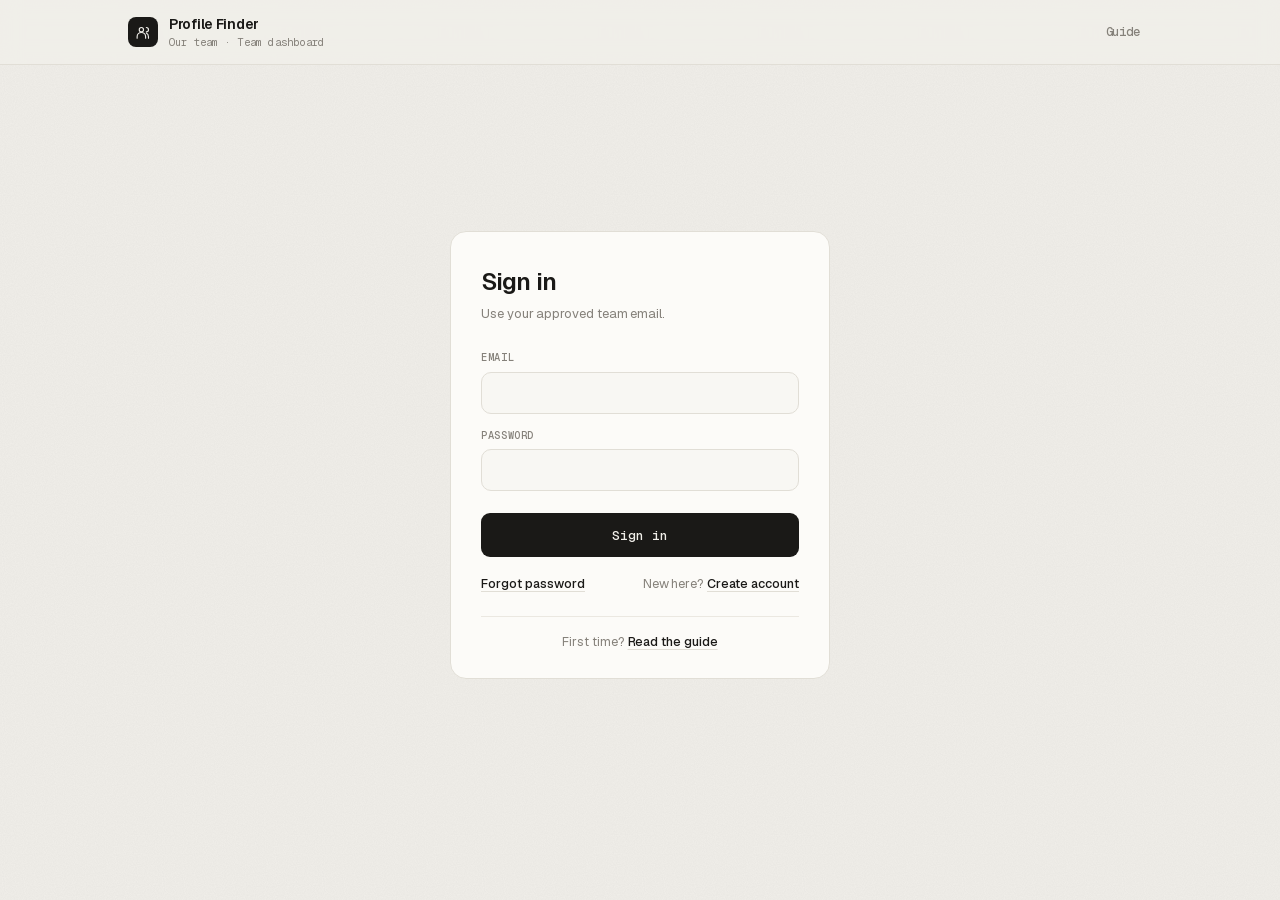
<file: index.html>
<!DOCTYPE html>
<html lang="en">
<head>
<meta charset="utf-8">
<meta name="viewport" content="width=device-width, initial-scale=1, viewport-fit=cover">
<meta http-equiv="Content-Security-Policy" content="default-src 'self'; script-src 'self'; style-src 'self'; img-src 'self' data:; connect-src https:; worker-src 'self'; manifest-src 'self'; base-uri 'none'; form-action 'none'; object-src 'none'">
<meta name="referrer" content="no-referrer">
<meta name="theme-color" content="#f1efea">
<meta name="color-scheme" content="light">
<meta name="description" content="Your team’s profile list with one-click LinkedIn connect.">
<meta name="application-name" content="Profiles">
<meta name="apple-mobile-web-app-capable" content="yes">
<meta name="mobile-web-app-capable" content="yes">
<meta name="apple-mobile-web-app-title" content="Profiles">
<meta name="apple-mobile-web-app-status-bar-style" content="default">
<title>Profile Finder</title>
<link rel="manifest" href="manifest.webmanifest">
<link rel="icon" href="icons/icon.svg" type="image/svg+xml">
<link rel="icon" href="icons/icon-192.png" sizes="192x192" type="image/png">
<link rel="apple-touch-icon" href="icons/apple-touch-icon.png">
<link rel="preload" href="fonts/geist-latin.woff2" as="font" type="font/woff2" crossorigin>
<link rel="preload" href="fonts/geist-mono-latin.woff2" as="font" type="font/woff2" crossorigin>
<link rel="stylesheet" href="styles.css">
</head>
<body>
<svg aria-hidden="true" class="sprite" xmlns="http://www.w3.org/2000/svg">
  <symbol id="icon-people" viewBox="0 0 24 24"><circle cx="9" cy="8" r="3"/><path d="M3 20v-2a6 6 0 0 1 12 0v2M16 5a3 3 0 0 1 0 6m3 9v-2a6 6 0 0 0-3-5.2"/></symbol>
  <symbol id="icon-search" viewBox="0 0 24 24"><circle cx="10.5" cy="10.5" r="6.5"/><path d="m16 16 4.5 4.5"/></symbol>
  <symbol id="icon-arrow" viewBox="0 0 24 24"><path d="M7 17 17 7M7 7h10v10"/></symbol>
  <symbol id="icon-close" viewBox="0 0 24 24"><path d="m6 6 12 12M6 18 18 6"/></symbol>
  <symbol id="icon-info" viewBox="0 0 24 24"><circle cx="12" cy="12" r="9"/><path d="M12 11v6m0-10v.1"/></symbol>
  <symbol id="icon-download" viewBox="0 0 24 24"><path d="M12 4v11m-4.5-4.5L12 15l4.5-4.5M5 19h14"/></symbol>
  <symbol id="icon-refresh" viewBox="0 0 24 24"><path d="M20 11a8 8 0 1 0-2.3 5.7M20 4v7h-7"/></symbol>
</svg>

<header class="site-header">
  <div class="header-inner">
    <div class="brand">
      <span class="brand-mark"><svg aria-hidden="true"><use href="#icon-people"/></svg></span>
      <div><span class="brand-name">Profile Finder</span><span class="brand-caption" id="workspaceName">Team dashboard</span></div>
    </div>
    <div class="header-actions">
      <button class="btn secondary small install" id="installApp" type="button" aria-label="Install the app" hidden><svg aria-hidden="true"><use href="#icon-download"/></svg><span>Install</span></button>
      <a class="btn quiet small" href="help.html">Guide</a>
      <div class="account" id="account" hidden>
        <span class="account-email" id="accountEmail"></span>
        <button class="btn secondary small" id="signOut" type="button">Sign out</button>
      </div>
    </div>
  </div>
</header>

<main>
  <section id="bootView" class="center-view" aria-live="polite">
    <div class="card message-card"><p id="bootMessage">Loading…</p></div>
  </section>

  <section id="setupView" class="center-view" hidden>
    <div class="card message-card">
      <h1>Dashboard not set up yet</h1>
      <p id="setupMessage">Add your Supabase project URL and publishable key to <code>config.js</code>, then reload this page.</p>
    </div>
  </section>

  <section id="authView" class="center-view" hidden>
    <form class="card auth-card" id="authForm" novalidate>
      <h1 id="authTitle">Sign in</h1>
      <p class="muted" id="authDescription">Use your approved team email.</p>
      <p class="notice" id="authMessage" role="alert" hidden></p>
      <div class="field" id="emailField">
        <label for="authEmail">Email</label>
        <input id="authEmail" type="email" autocomplete="email" required>
      </div>
      <div class="field" id="passwordField">
        <label for="authPassword" id="passwordLabel">Password</label>
        <input id="authPassword" type="password" autocomplete="current-password" required>
      </div>
      <button class="btn primary wide" id="authSubmit" type="submit">Sign in</button>
      <div class="auth-links">
        <button class="link" type="button" id="forgotLink">Forgot password</button>
        <span><span id="switchText">New here?</span> <button class="link" type="button" id="switchMode">Create account</button></span>
      </div>
      <p class="guide-link">First time? <a href="help.html">Read the guide</a></p>
    </form>
  </section>

  <section id="dashboardView" hidden>
    <div class="intro">
      <h1>Profiles</h1>
      <p>Your progress is private to you</p>
    </div>

    <div class="card list-card">
      <div class="status-tabs" role="group" aria-label="Filter by status">
        <button type="button" class="status-tab" data-filter="all" aria-pressed="true"><span class="label">All</span><strong data-count="all">0</strong></button>
        <button type="button" class="status-tab" data-filter="pending" aria-pressed="false"><span class="label">Pending</span><strong data-count="pending">0</strong></button>
        <button type="button" class="status-tab" data-filter="contacted" aria-pressed="false"><span class="label">Contacted</span><strong data-count="contacted">0</strong></button>
        <button type="button" class="status-tab" data-filter="connected" aria-pressed="false"><span class="label">Connected</span><strong data-count="connected">0</strong></button>
      </div>
      <div class="toolbar">
        <div class="filter-wrap">
          <label for="search" class="sr-only">Search profiles by name, role or company</label>
          <svg aria-hidden="true"><use href="#icon-search"/></svg>
          <input id="search" type="search" placeholder="Search" autocomplete="off">
          <button class="filter-reset" id="clearSearch" type="button" aria-label="Clear search" hidden><svg aria-hidden="true"><use href="#icon-close"/></svg></button>
        </div>
        <label for="categoryFilter" class="sr-only">Category</label>
        <select id="categoryFilter" class="category-select" hidden></select>
        <button class="btn quiet" id="refresh" type="button"><svg aria-hidden="true"><use href="#icon-refresh"/></svg><span>Refresh</span></button>
      </div>
      <div class="table-wrap" role="region" aria-label="Profiles" tabindex="0">
        <table>
          <caption class="sr-only">Team profiles with outreach status and a link to connect on LinkedIn</caption>
          <colgroup><col class="col-num"><col><col class="col-toggle"><col class="col-toggle"><col class="col-connect"></colgroup>
          <thead><tr><th scope="col" aria-label="Number">#</th><th scope="col">Name</th><th scope="col">Contacted</th><th scope="col">Connected</th><th scope="col"><span class="sr-only">Connect</span></th></tr></thead>
          <tbody id="rows"></tbody>
        </table>
      </div>
      <div class="list-footer"><p id="summary" role="status">Loading profiles…</p><p id="updated"></p></div>
    </div>
      </section>
</main>
<div class="toast" id="toast" role="status" aria-live="polite"></div>
<script src="config.js"></script>
<script src="app.js"></script>
</body>
</html>
</file>
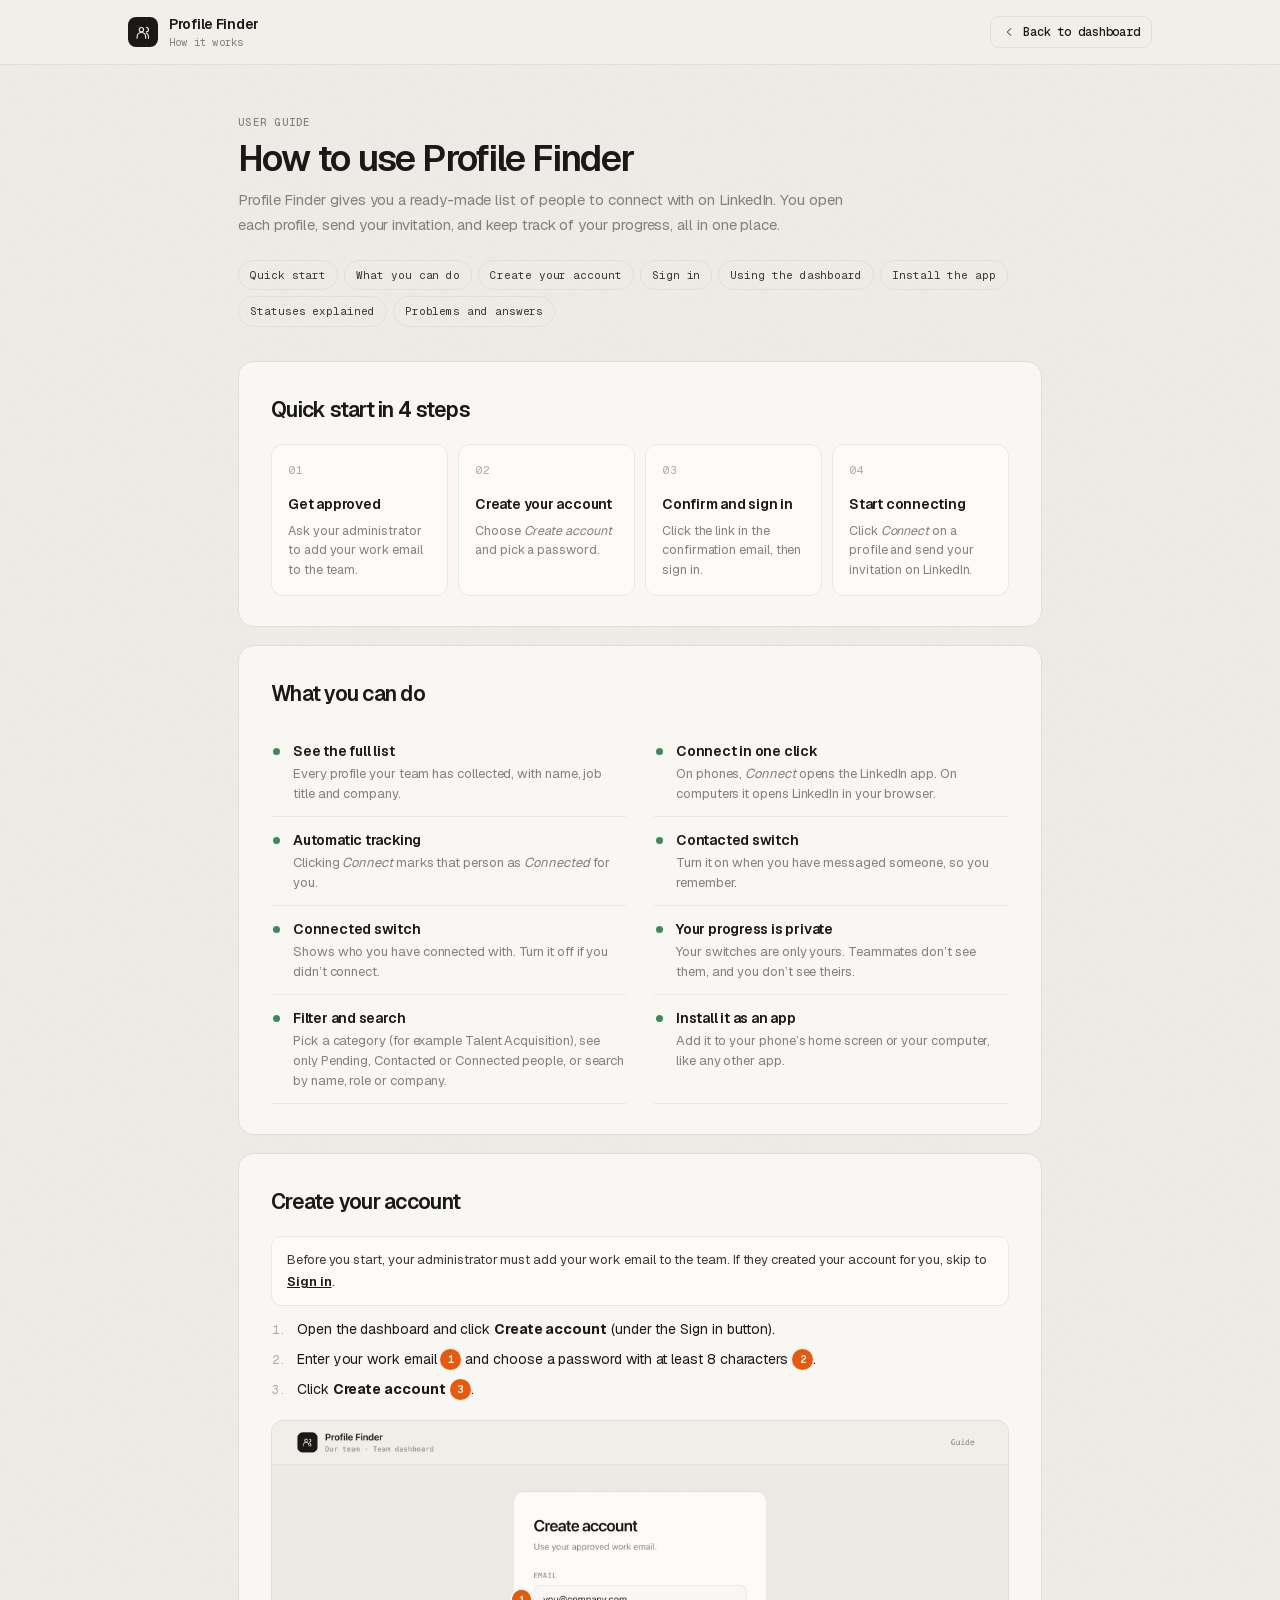
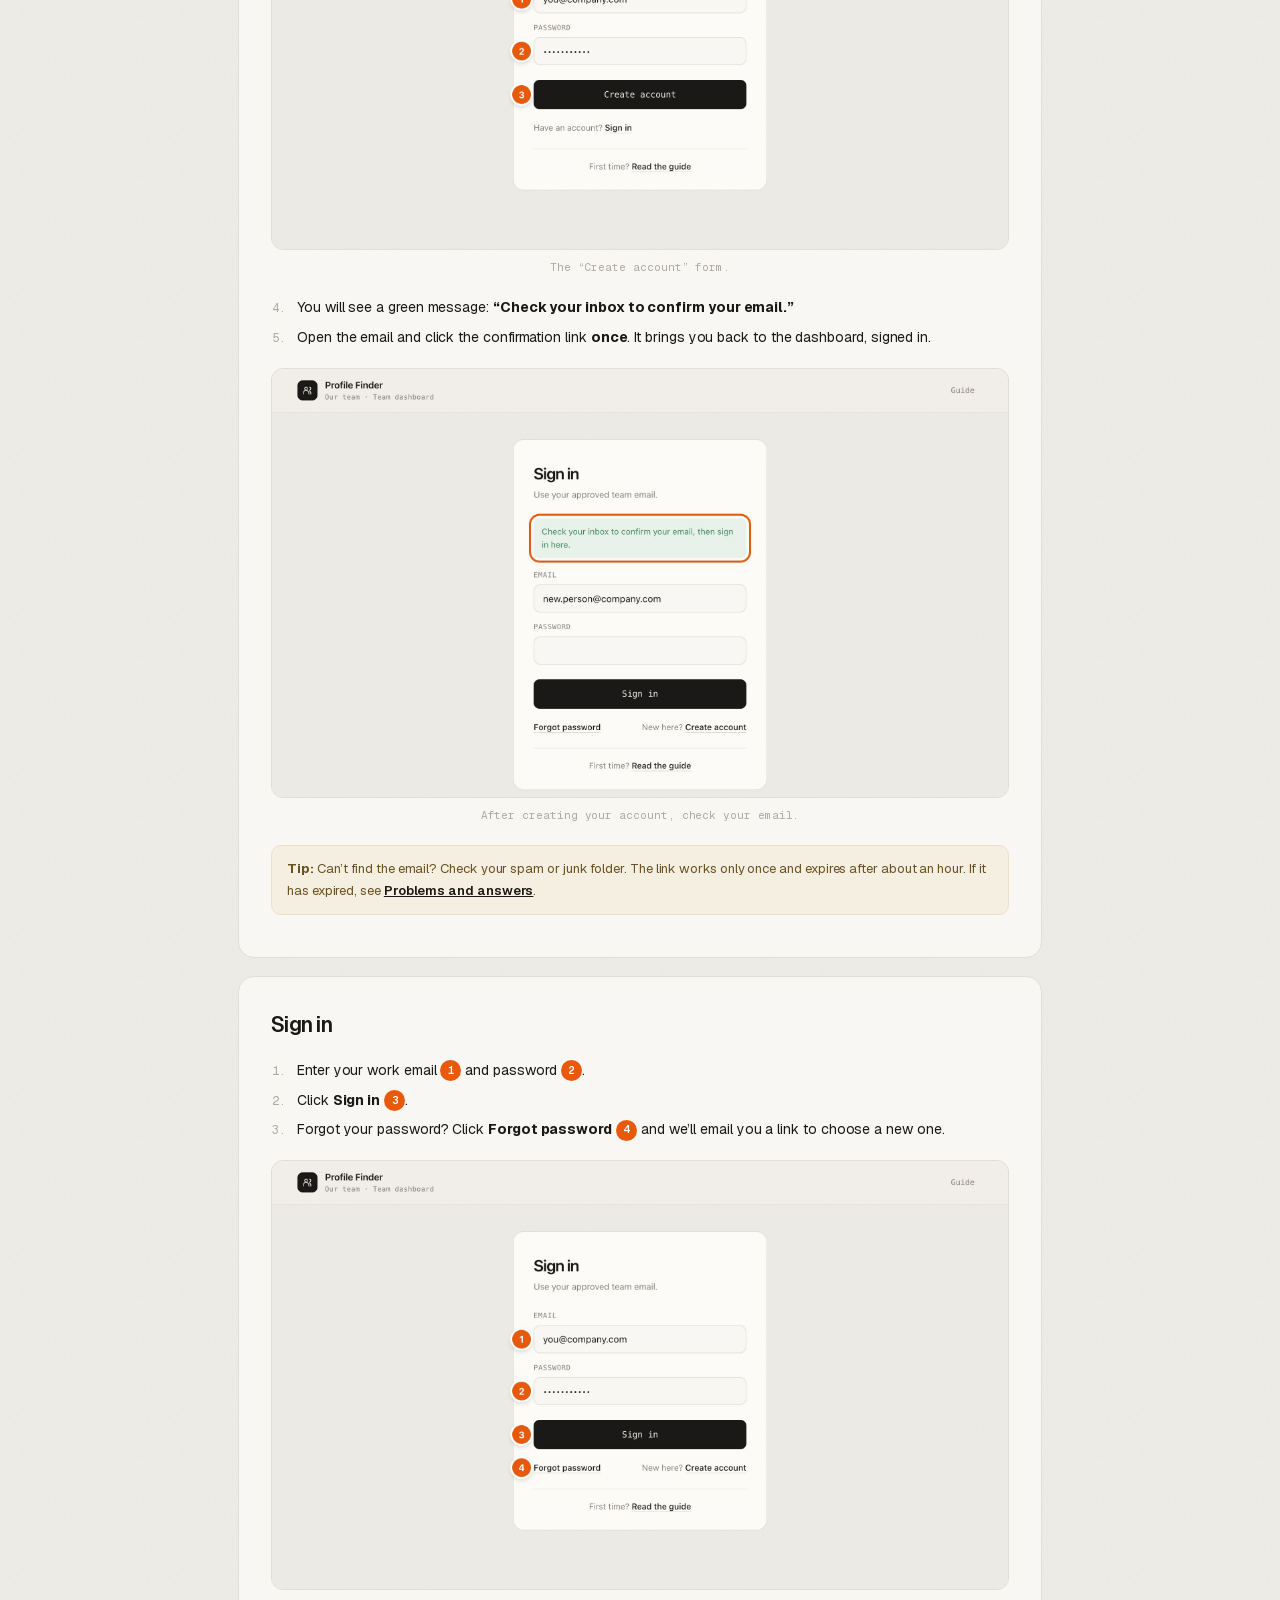
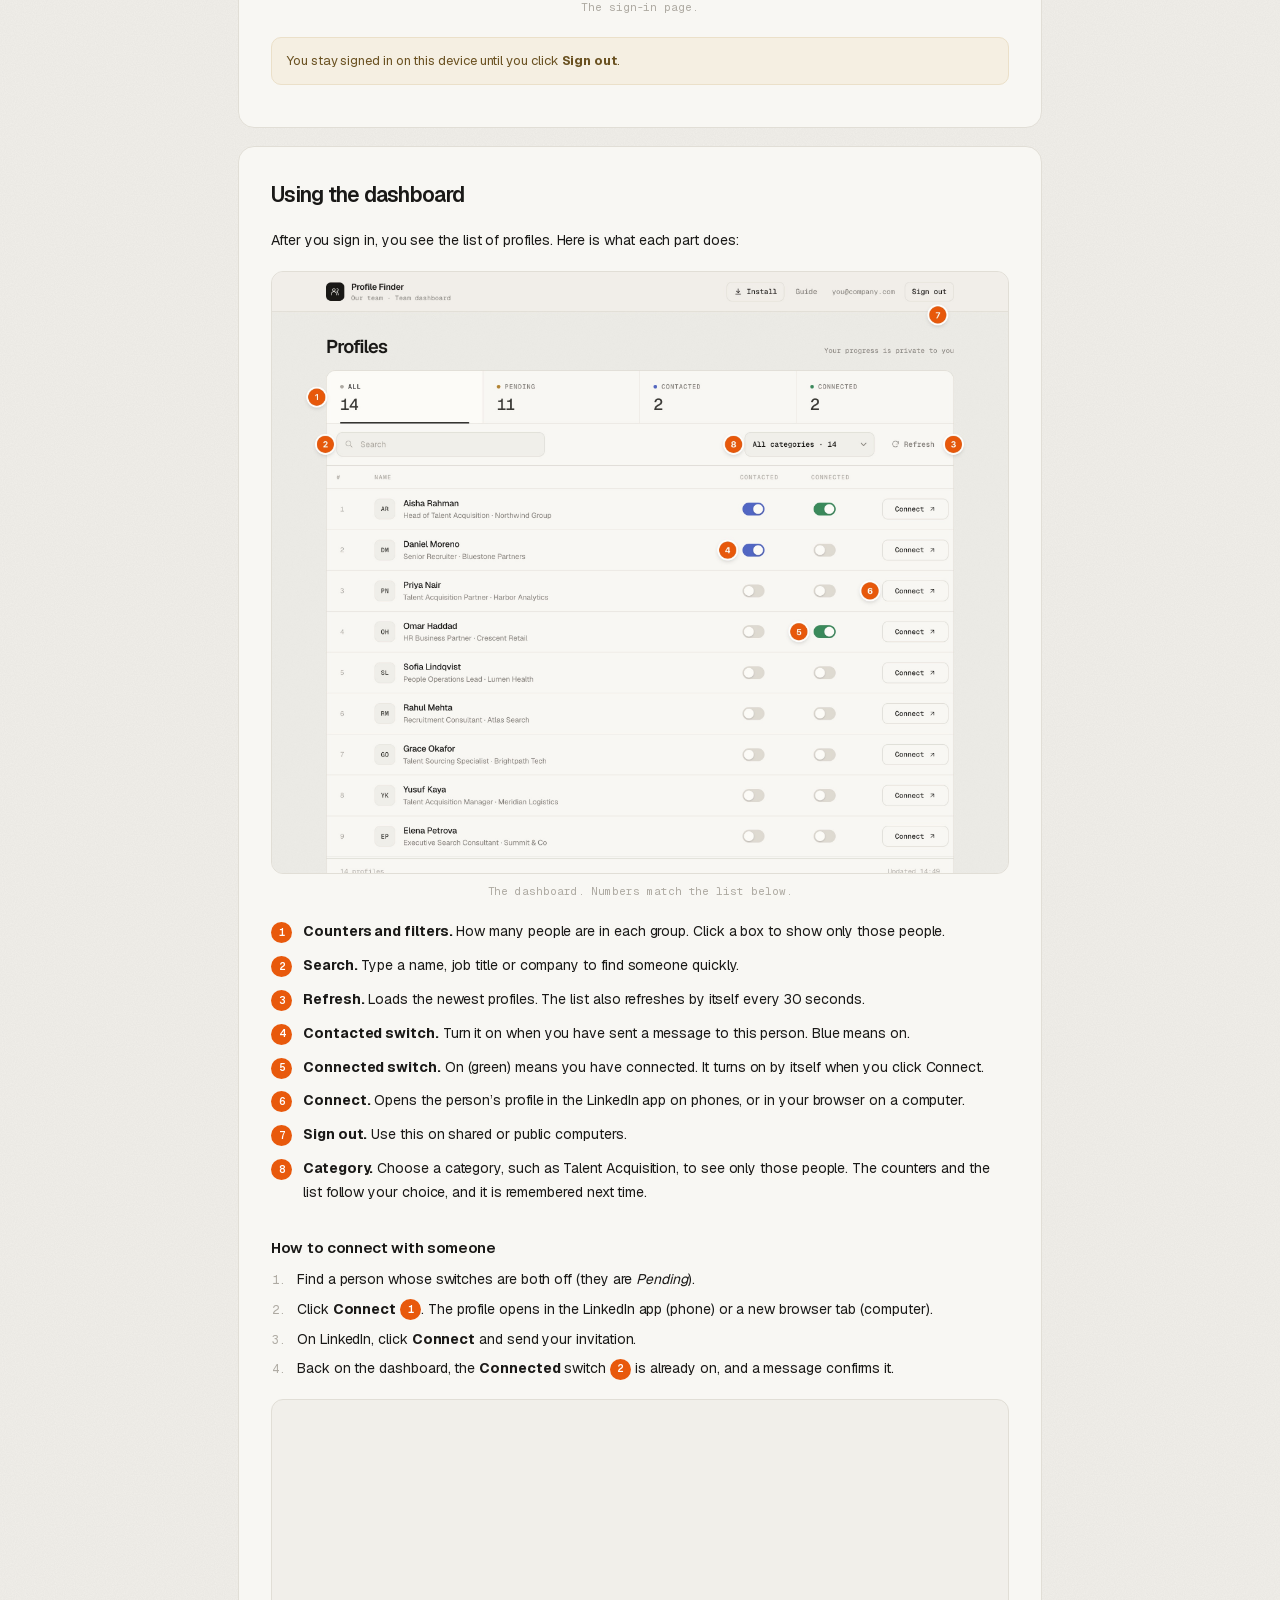
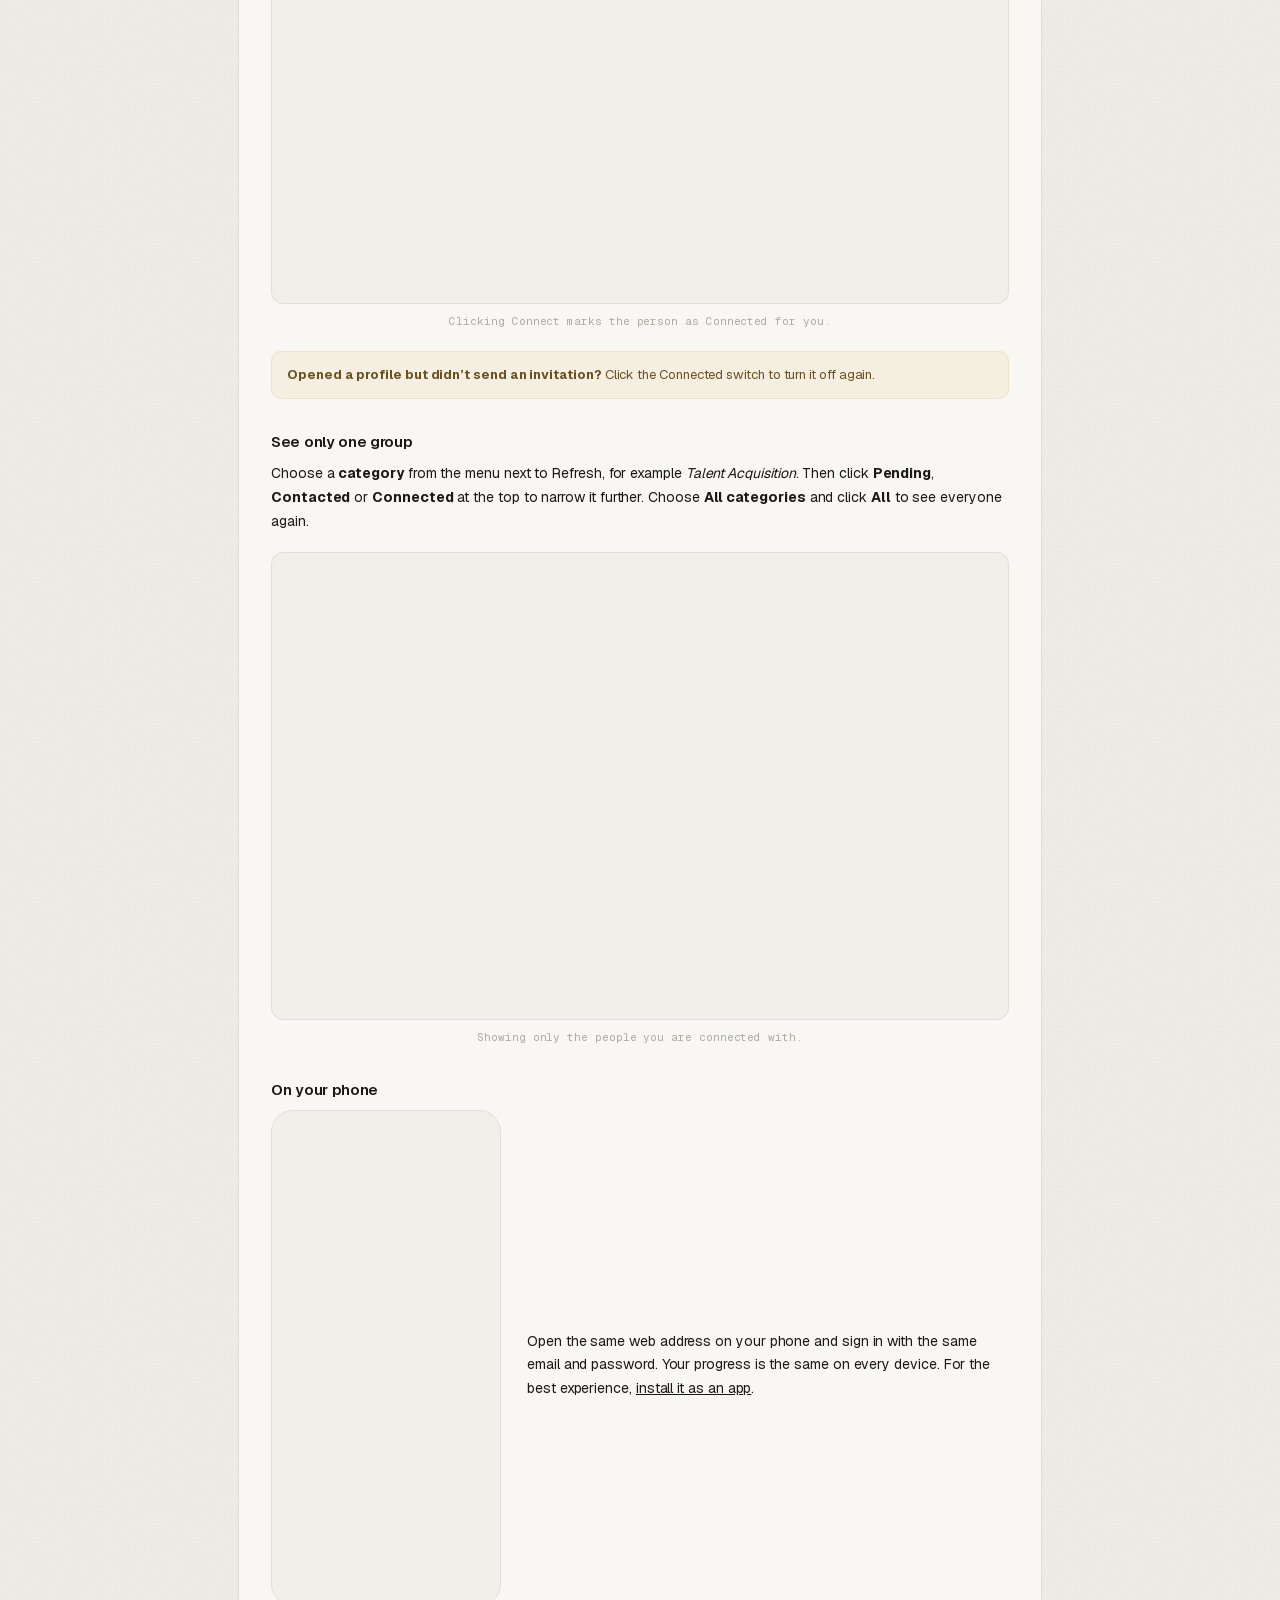
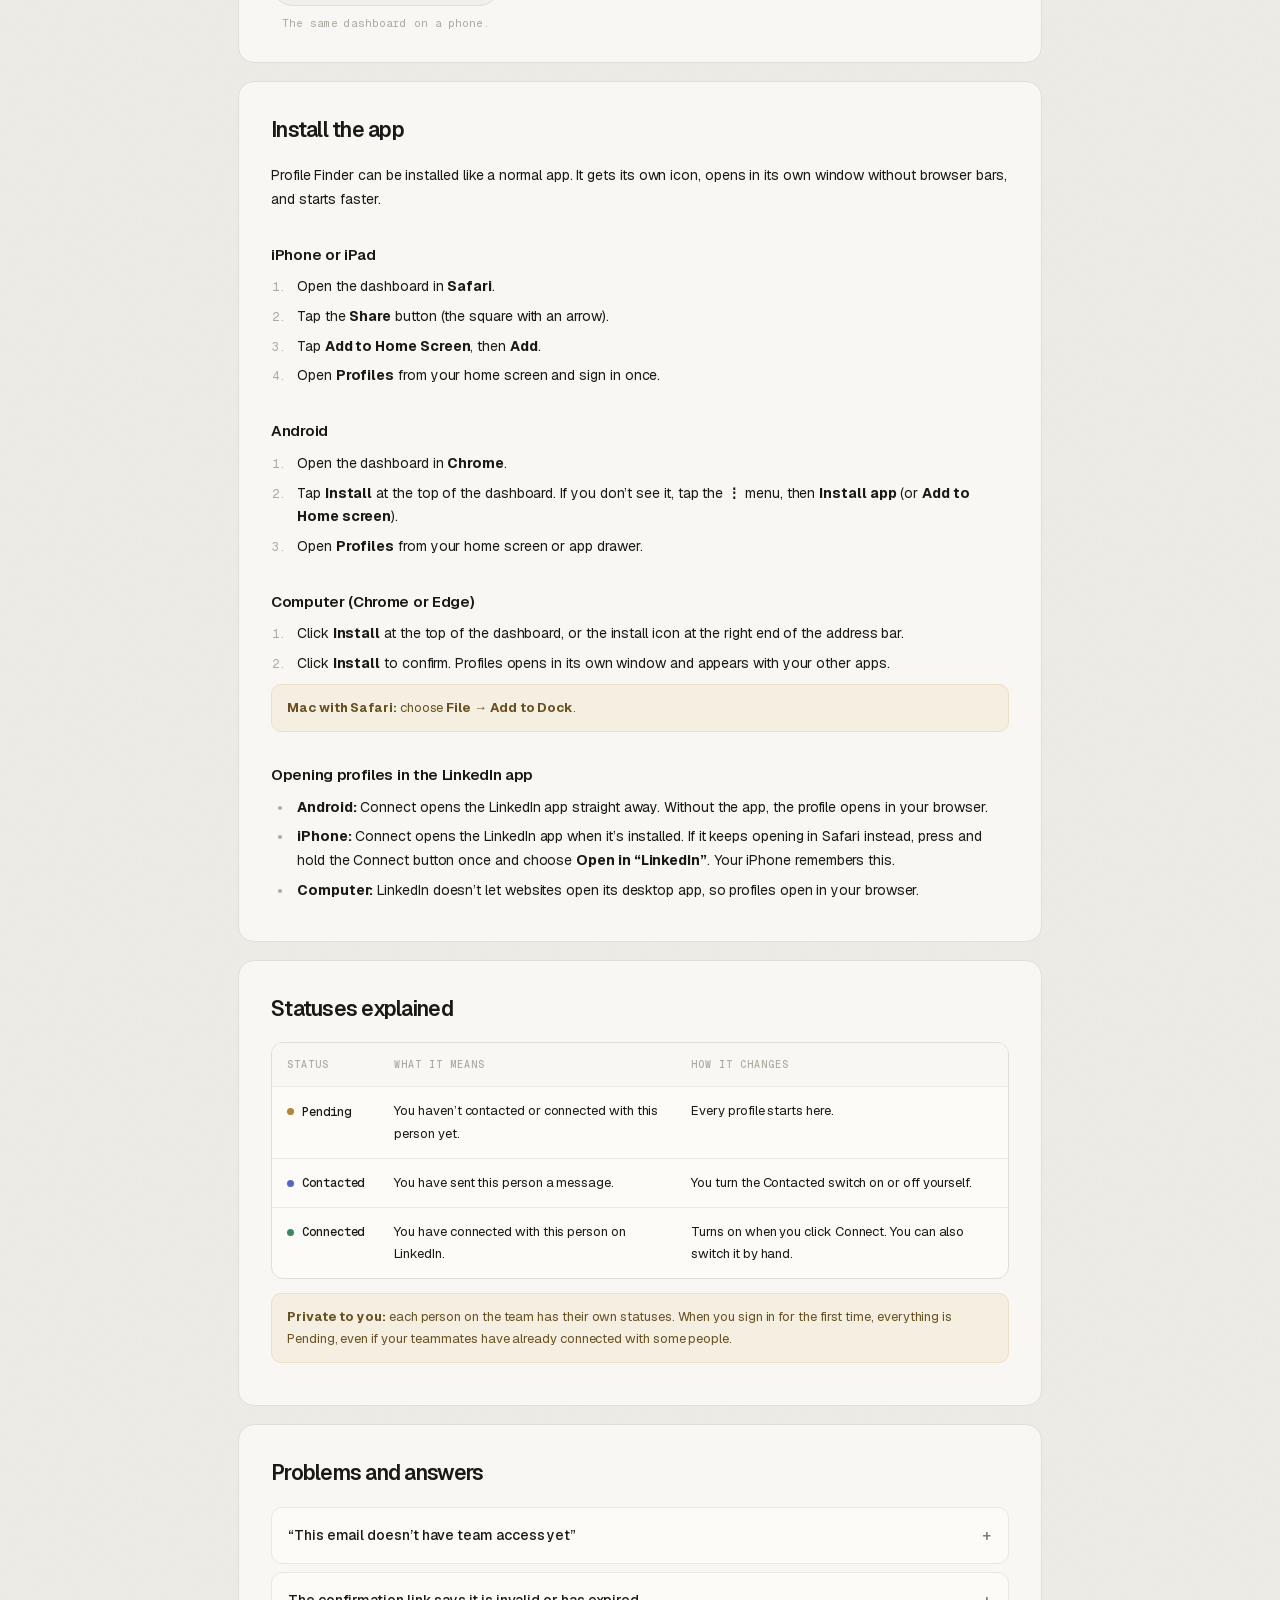
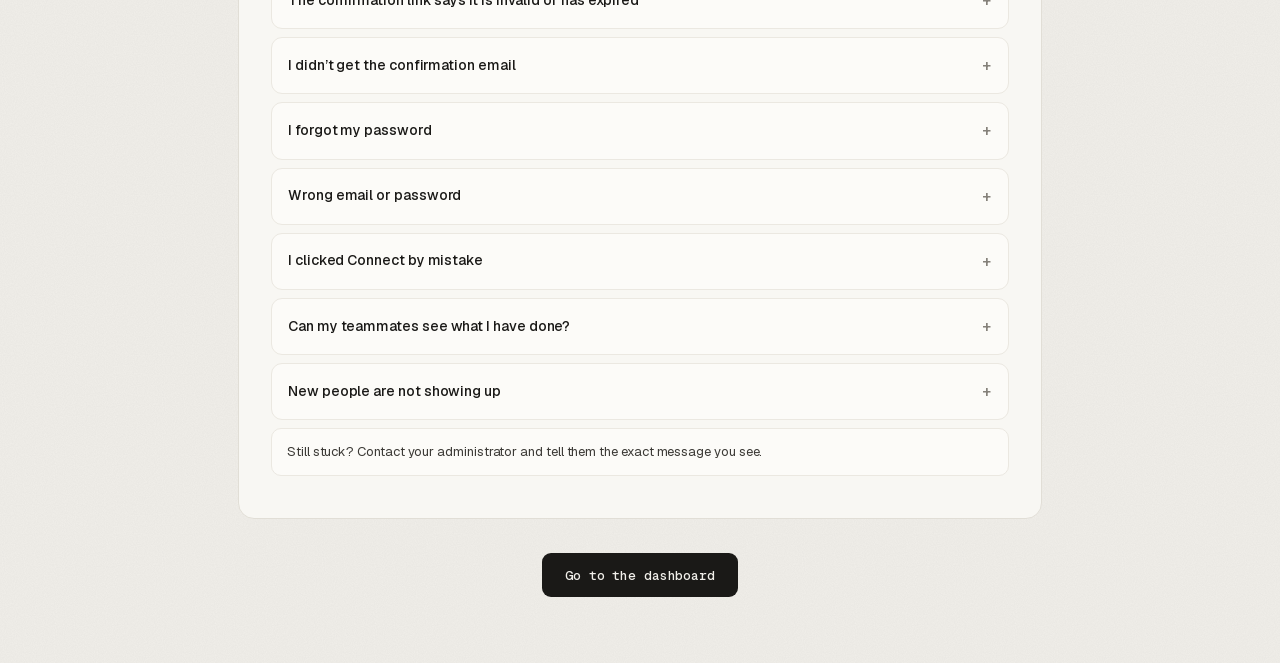
<file: help.html>
<!DOCTYPE html>
<html lang="en">
<head>
<meta charset="utf-8">
<meta name="viewport" content="width=device-width, initial-scale=1, viewport-fit=cover">
<meta http-equiv="Content-Security-Policy" content="default-src 'self'; script-src 'none'; style-src 'self'; img-src 'self' data:; manifest-src 'self'; base-uri 'none'; form-action 'none'; object-src 'none'">
<meta name="referrer" content="no-referrer">
<meta name="theme-color" content="#f1efea">
<meta name="color-scheme" content="light">
<meta name="description" content="Your team’s profile list with one-click LinkedIn connect.">
<meta name="application-name" content="Profiles">
<meta name="apple-mobile-web-app-capable" content="yes">
<meta name="mobile-web-app-capable" content="yes">
<meta name="apple-mobile-web-app-title" content="Profiles">
<meta name="apple-mobile-web-app-status-bar-style" content="default">
<title>Guide · Profile Finder</title>
<link rel="manifest" href="manifest.webmanifest">
<link rel="icon" href="icons/icon.svg" type="image/svg+xml">
<link rel="icon" href="icons/icon-192.png" sizes="192x192" type="image/png">
<link rel="apple-touch-icon" href="icons/apple-touch-icon.png">
<link rel="preload" href="fonts/geist-latin.woff2" as="font" type="font/woff2" crossorigin>
<link rel="preload" href="fonts/geist-mono-latin.woff2" as="font" type="font/woff2" crossorigin>
<link rel="stylesheet" href="styles.css">
</head>
<body class="guide">
<svg aria-hidden="true" class="sprite" xmlns="http://www.w3.org/2000/svg">
  <symbol id="icon-people" viewBox="0 0 24 24"><circle cx="9" cy="8" r="3"/><path d="M3 20v-2a6 6 0 0 1 12 0v2M16 5a3 3 0 0 1 0 6m3 9v-2a6 6 0 0 0-3-5.2"/></symbol>
  <symbol id="icon-back" viewBox="0 0 24 24"><path d="M15 6l-6 6 6 6"/></symbol>
</svg>

<header class="site-header">
  <div class="header-inner">
    <a class="brand brand-link" href="./">
      <span class="brand-mark"><svg aria-hidden="true"><use href="#icon-people"/></svg></span>
      <div><span class="brand-name">Profile Finder</span><span class="brand-caption">How it works</span></div>
    </a>
    <a class="btn secondary small" href="./"><svg aria-hidden="true"><use href="#icon-back"/></svg>Back to dashboard</a>
  </div>
</header>

<main>
  <section class="guide-hero">
    <p class="eyebrow">User guide</p>
    <h1>How to use Profile Finder</h1>
    <p class="lead">Profile Finder gives you a ready-made list of people to connect with on LinkedIn. You open each profile, send your invitation, and keep track of your progress, all in one place.</p>
    <nav class="toc" aria-label="On this page">
      <a href="#quick-start">Quick start</a>
      <a href="#features">What you can do</a>
      <a href="#create-account">Create your account</a>
      <a href="#sign-in">Sign in</a>
      <a href="#dashboard">Using the dashboard</a>
      <a href="#install">Install the app</a>
      <a href="#statuses">Statuses explained</a>
      <a href="#help">Problems and answers</a>
    </nav>
  </section>

  <section id="quick-start" class="guide-section">
    <h2>Quick start in 4 steps</h2>
    <ol class="quick-steps">
      <li><strong>Get approved</strong><span>Ask your administrator to add your work email to the team.</span></li>
      <li><strong>Create your account</strong><span>Choose <em>Create account</em> and pick a password.</span></li>
      <li><strong>Confirm and sign in</strong><span>Click the link in the confirmation email, then sign in.</span></li>
      <li><strong>Start connecting</strong><span>Click <em>Connect</em> on a profile and send your invitation on LinkedIn.</span></li>
    </ol>
  </section>

  <section id="features" class="guide-section">
    <h2>What you can do</h2>
    <ul class="feature-grid">
      <li><strong>See the full list</strong><span>Every profile your team has collected, with name, job title and company.</span></li>
      <li><strong>Connect in one click</strong><span>On phones, <em>Connect</em> opens the LinkedIn app. On computers it opens LinkedIn in your browser.</span></li>
      <li><strong>Automatic tracking</strong><span>Clicking <em>Connect</em> marks that person as <em>Connected</em> for you.</span></li>
      <li><strong>Contacted switch</strong><span>Turn it on when you have messaged someone, so you remember.</span></li>
      <li><strong>Connected switch</strong><span>Shows who you have connected with. Turn it off if you didn’t connect.</span></li>
      <li><strong>Your progress is private</strong><span>Your switches are only yours. Teammates don’t see them, and you don’t see theirs.</span></li>
      <li><strong>Filter and search</strong><span>Pick a category (for example Talent Acquisition), see only Pending, Contacted or Connected people, or search by name, role or company.</span></li>
      <li><strong>Install it as an app</strong><span>Add it to your phone’s home screen or your computer, like any other app.</span></li>
    </ul>
  </section>

  <section id="create-account" class="guide-section">
    <h2>Create your account</h2>
    <p class="callout">Before you start, your administrator must add your work email to the team. If they created your account for you, skip to <a href="#sign-in">Sign in</a>.</p>
    <ol class="steps-list">
      <li>Open the dashboard and click <strong>Create account</strong> (under the Sign in button).</li>
      <li>Enter your work email <span class="num">1</span> and choose a password with at least 8 characters <span class="num">2</span>.</li>
      <li>Click <strong>Create account</strong> <span class="num">3</span>.</li>
    </ol>
    <figure>
      <img src="guide/create-account.jpg" width="1100" height="640" loading="lazy" alt="The Create account form with the work email field marked 1, the password field marked 2 and the Create account button marked 3.">
      <figcaption>The “Create account” form.</figcaption>
    </figure>
    <ol class="steps-list" start="4">
      <li>You will see a green message: <strong>“Check your inbox to confirm your email.”</strong></li>
      <li>Open the email and click the confirmation link <strong>once</strong>. It brings you back to the dashboard, signed in.</li>
    </ol>
    <figure>
      <img src="guide/check-email.jpg" width="1100" height="640" loading="lazy" alt="Sign-in page showing the green message: Check your inbox to confirm your email, then sign in here.">
      <figcaption>After creating your account, check your email.</figcaption>
    </figure>
    <p class="tip"><strong>Tip:</strong> Can’t find the email? Check your spam or junk folder. The link works only once and expires after about an hour. If it has expired, see <a href="#help">Problems and answers</a>.</p>
  </section>

  <section id="sign-in" class="guide-section">
    <h2>Sign in</h2>
    <ol class="steps-list">
      <li>Enter your work email <span class="num">1</span> and password <span class="num">2</span>.</li>
      <li>Click <strong>Sign in</strong> <span class="num">3</span>.</li>
      <li>Forgot your password? Click <strong>Forgot password</strong> <span class="num">4</span> and we’ll email you a link to choose a new one.</li>
    </ol>
    <figure>
      <img src="guide/sign-in.jpg" width="1100" height="640" loading="lazy" alt="Sign-in form with email marked 1, password marked 2, Sign in button marked 3 and Forgot password link marked 4.">
      <figcaption>The sign-in page.</figcaption>
    </figure>
    <p class="tip">You stay signed in on this device until you click <strong>Sign out</strong>.</p>
  </section>

  <section id="dashboard" class="guide-section">
    <h2>Using the dashboard</h2>
    <p>After you sign in, you see the list of profiles. Here is what each part does:</p>
    <figure>
      <img src="guide/dashboard.jpg" width="1200" height="980" loading="lazy" alt="The dashboard with numbered markers: 1 status counters, 2 search box, 3 Refresh button, 4 Contacted switch, 5 Connected switch, 6 Connect button, 7 Sign out, 8 category filter.">
      <figcaption>The dashboard. Numbers match the list below.</figcaption>
    </figure>
    <ol class="legend">
      <li><strong>Counters and filters.</strong> How many people are in each group. Click a box to show only those people.</li>
      <li><strong>Search.</strong> Type a name, job title or company to find someone quickly.</li>
      <li><strong>Refresh.</strong> Loads the newest profiles. The list also refreshes by itself every 30 seconds.</li>
      <li><strong>Contacted switch.</strong> Turn it on when you have sent a message to this person. Blue means on.</li>
      <li><strong>Connected switch.</strong> On (green) means you have connected. It turns on by itself when you click Connect.</li>
      <li><strong>Connect.</strong> Opens the person’s profile in the LinkedIn app on phones, or in your browser on a computer.</li>
      <li><strong>Sign out.</strong> Use this on shared or public computers.</li>
      <li><strong>Category.</strong> Choose a category, such as Talent Acquisition, to see only those people. The counters and the list follow your choice, and it is remembered next time.</li>
    </ol>

    <h3>How to connect with someone</h3>
    <ol class="steps-list">
      <li>Find a person whose switches are both off (they are <em>Pending</em>).</li>
      <li>Click <strong>Connect</strong> <span class="num">1</span>. The profile opens in the LinkedIn app (phone) or a new browser tab (computer).</li>
      <li>On LinkedIn, click <strong>Connect</strong> and send your invitation.</li>
      <li>Back on the dashboard, the <strong>Connected</strong> switch <span class="num">2</span> is already on, and a message confirms it.</li>
    </ol>
    <figure>
      <img src="guide/connect.jpg" width="1200" height="820" loading="lazy" alt="After clicking Connect, marked 1, the Connected switch for that person, marked 2, is on and a message says the person is marked as Connected.">
      <figcaption>Clicking Connect marks the person as Connected for you.</figcaption>
    </figure>
    <p class="tip"><strong>Opened a profile but didn’t send an invitation?</strong> Click the Connected switch to turn it off again.</p>

    <h3>See only one group</h3>
    <p>Choose a <strong>category</strong> from the menu next to Refresh, for example <em>Talent Acquisition</em>. Then click <strong>Pending</strong>, <strong>Contacted</strong> or <strong>Connected</strong> at the top to narrow it further. Choose <strong>All categories</strong> and click <strong>All</strong> to see everyone again.</p>
    <figure>
      <img src="guide/filter.jpg" width="1200" height="760" loading="lazy" alt="The Connected filter selected, showing only the people marked Connected.">
      <figcaption>Showing only the people you are connected with.</figcaption>
    </figure>

    <h3>On your phone</h3>
    <div class="phone-row">
      <figure class="phone">
        <img src="guide/mobile.jpg" width="390" height="844" loading="lazy" alt="The dashboard on a phone screen, with counters, search, switches and Connect buttons.">
        <figcaption>The same dashboard on a phone.</figcaption>
      </figure>
      <p>Open the same web address on your phone and sign in with the same email and password. Your progress is the same on every device. For the best experience, <a href="#install">install it as an app</a>.</p>
    </div>
  </section>

  <section id="install" class="guide-section">
    <h2>Install the app</h2>
    <p>Profile Finder can be installed like a normal app. It gets its own icon, opens in its own window without browser bars, and starts faster.</p>
    <h3>iPhone or iPad</h3>
    <ol class="steps-list">
      <li>Open the dashboard in <strong>Safari</strong>.</li>
      <li>Tap the <strong>Share</strong> button (the square with an arrow).</li>
      <li>Tap <strong>Add to Home Screen</strong>, then <strong>Add</strong>.</li>
      <li>Open <strong>Profiles</strong> from your home screen and sign in once.</li>
    </ol>
    <h3>Android</h3>
    <ol class="steps-list">
      <li>Open the dashboard in <strong>Chrome</strong>.</li>
      <li>Tap <strong>Install</strong> at the top of the dashboard. If you don’t see it, tap the <strong>⋮</strong> menu, then <strong>Install app</strong> (or <strong>Add to Home screen</strong>).</li>
      <li>Open <strong>Profiles</strong> from your home screen or app drawer.</li>
    </ol>
    <h3>Computer (Chrome or Edge)</h3>
    <ol class="steps-list">
      <li>Click <strong>Install</strong> at the top of the dashboard, or the install icon at the right end of the address bar.</li>
      <li>Click <strong>Install</strong> to confirm. Profiles opens in its own window and appears with your other apps.</li>
    </ol>
    <p class="tip"><strong>Mac with Safari:</strong> choose <strong>File → Add to Dock</strong>.</p>
    <h3>Opening profiles in the LinkedIn app</h3>
    <ul class="steps-list">
      <li><strong>Android:</strong> Connect opens the LinkedIn app straight away. Without the app, the profile opens in your browser.</li>
      <li><strong>iPhone:</strong> Connect opens the LinkedIn app when it’s installed. If it keeps opening in Safari instead, press and hold the Connect button once and choose <strong>Open in “LinkedIn”</strong>. Your iPhone remembers this.</li>
      <li><strong>Computer:</strong> LinkedIn doesn’t let websites open its desktop app, so profiles open in your browser.</li>
    </ul>
  </section>

  <section id="statuses" class="guide-section">
    <h2>Statuses explained</h2>
    <div class="table-scroll">
      <table class="status-table">
        <thead><tr><th scope="col">Status</th><th scope="col">What it means</th><th scope="col">How it changes</th></tr></thead>
        <tbody>
          <tr><th scope="row"><span class="dot-label pending">Pending</span></th><td>You haven’t contacted or connected with this person yet.</td><td>Every profile starts here.</td></tr>
          <tr><th scope="row"><span class="dot-label contacted">Contacted</span></th><td>You have sent this person a message.</td><td>You turn the Contacted switch on or off yourself.</td></tr>
          <tr><th scope="row"><span class="dot-label connected">Connected</span></th><td>You have connected with this person on LinkedIn.</td><td>Turns on when you click Connect. You can also switch it by hand.</td></tr>
        </tbody>
      </table>
    </div>
    <p class="tip"><strong>Private to you:</strong> each person on the team has their own statuses. When you sign in for the first time, everything is Pending, even if your teammates have already connected with some people.</p>
  </section>

  <section id="help" class="guide-section">
    <h2>Problems and answers</h2>
    <details>
      <summary>“This email doesn’t have team access yet”</summary>
      <p>Your administrator hasn’t added your email to the team, or you haven’t confirmed your email yet. Ask your administrator to add the exact email you sign in with, and make sure you clicked the confirmation link.</p>
      <figure>
        <img src="guide/no-access.jpg" width="1100" height="680" loading="lazy" alt="Sign-in page showing the message: This email doesn’t have team access yet.">
      </figure>
    </details>
    <details>
      <summary>The confirmation link says it is invalid or has expired</summary>
      <p>Each link works only once and for about an hour. Go back to the dashboard and click <strong>Create account</strong> again with the same email to get a new link, then click it straight away. If it still fails, ask your administrator to create your account for you.</p>
    </details>
    <details>
      <summary>I didn’t get the confirmation email</summary>
      <p>Check your spam or junk folder, and wait a few minutes. If it still doesn’t arrive, ask your administrator to create your account for you.</p>
    </details>
    <details>
      <summary>I forgot my password</summary>
      <p>On the sign-in page, click <strong>Forgot password</strong>, enter your email and click <strong>Send reset link</strong>. Open the email, click the link, and choose a new password.</p>
    </details>
    <details>
      <summary>Wrong email or password</summary>
      <p>Check for typing mistakes and make sure Caps Lock is off. If you still can’t sign in, use <strong>Forgot password</strong>.</p>
    </details>
    <details>
      <summary>I clicked Connect by mistake</summary>
      <p>Click the green <strong>Connected</strong> switch for that person to turn it off. Nothing is sent on LinkedIn unless you send the invitation yourself.</p>
    </details>
    <details>
      <summary>Can my teammates see what I have done?</summary>
      <p>No. Your Contacted and Connected switches are visible only to you. Everyone sees the same list of people, but each person tracks their own progress.</p>
    </details>
    <details>
      <summary>New people are not showing up</summary>
      <p>Click <strong>Refresh</strong>. New profiles appear after your administrator adds them.</p>
    </details>
    <p class="callout">Still stuck? Contact your administrator and tell them the exact message you see.</p>
  </section>

  <p class="guide-back"><a class="btn primary" href="./">Go to the dashboard</a></p>
</main>
</body>
</html>
</file>
<file: styles.css>
/* Profile Finder — matte, minimal, monospaced details. */
@font-face { font-family:"Geist"; src:url("fonts/geist-latin.woff2") format("woff2"); font-weight:300 700; font-display:swap;
  unicode-range:U+0000-00FF, U+0131, U+0152-0153, U+02BB-02BC, U+02C6, U+02DA, U+02DC, U+0304, U+0308, U+0329, U+2000-206F, U+20AC, U+2122, U+2191, U+2193, U+2212, U+2215, U+FEFF, U+FFFD; }
@font-face { font-family:"Geist"; src:url("fonts/geist-latin-ext.woff2") format("woff2"); font-weight:300 700; font-display:swap;
  unicode-range:U+0100-02BA, U+02BD-02C5, U+02C7-02CC, U+02CE-02D7, U+02DD-02FF, U+0304, U+0308, U+0329, U+1D00-1DBF, U+1E00-1E9F, U+1EF2-1EFF, U+2020, U+20A0-20AB, U+20AD-20C4, U+2113, U+2C60-2C7F, U+A720-A7FF; }
@font-face { font-family:"Geist Mono"; src:url("fonts/geist-mono-latin.woff2") format("woff2"); font-weight:400 600; font-display:swap;
  unicode-range:U+0000-00FF, U+0131, U+0152-0153, U+02BB-02BC, U+02C6, U+02DA, U+02DC, U+0304, U+0308, U+0329, U+2000-206F, U+20AC, U+2122, U+2191, U+2193, U+2212, U+2215, U+FEFF, U+FFFD; }
@font-face { font-family:"Geist Mono"; src:url("fonts/geist-mono-latin-ext.woff2") format("woff2"); font-weight:400 600; font-display:swap;
  unicode-range:U+0100-02BA, U+02BD-02C5, U+02C7-02CC, U+02CE-02D7, U+02DD-02FF, U+0304, U+0308, U+0329, U+1D00-1DBF, U+1E00-1E9F, U+1EF2-1EFF, U+2020, U+20A0-20AB, U+20AD-20C4, U+2113, U+2C60-2C7F, U+A720-A7FF; }

:root {
  --bg:#f1efea; --surface:#f8f7f3; --raised:#fcfbf8; --hover:#f0eee8;
  --line:#e1ded6; --line-soft:#ebe8e1;
  --ink:#1a1917; --ink-2:#3b3935; --muted:#85817a; --faint:#aeaaa2;
  --pending:#b58431; --contacted:#5266c4; --connected:#3b8a5c;
  --danger:#b4473f; --danger-soft:#f6e9e6; --ok-soft:#e9f1eb;
  --sans:"Geist",ui-sans-serif,-apple-system,BlinkMacSystemFont,"Segoe UI",sans-serif;
  --mono:"Geist Mono",ui-monospace,"SF Mono",Menlo,Consolas,monospace;
  --ease:cubic-bezier(.2,.7,.2,1); --spring:cubic-bezier(.34,1.56,.64,1);
}
* { box-sizing:border-box; }
html { background:var(--bg); }
body { margin:0; min-height:100vh; color:var(--ink); font-family:var(--sans); font-size:14px; line-height:1.5; letter-spacing:-.005em; -webkit-font-smoothing:antialiased; text-rendering:optimizeLegibility;
  background:var(--bg) url("data:image/svg+xml,%3Csvg xmlns='http://www.w3.org/2000/svg' width='160' height='160'%3E%3Cfilter id='n'%3E%3CfeTurbulence type='fractalNoise' baseFrequency='.9' numOctaves='2' stitchTiles='stitch'/%3E%3CfeColorMatrix values='0 0 0 0 0 0 0 0 0 0 0 0 0 0 0 0 0 0 .035 0'/%3E%3C/filter%3E%3Crect width='100%25' height='100%25' filter='url(%23n)'/%3E%3C/svg%3E"); }
::selection { background:#1a19171a; }
button,input { font:inherit; color:inherit; }
button { cursor:pointer; }
button:disabled { opacity:.45; cursor:not-allowed; }
:focus-visible { outline:2px solid var(--ink); outline-offset:3px; border-radius:6px; }
a { color:var(--ink); }
svg { width:18px; height:18px; flex-shrink:0; fill:none; stroke:currentColor; stroke-width:1.6; stroke-linecap:round; stroke-linejoin:round; }
.sprite { display:none; }
[hidden] { display:none !important; }
.sr-only { position:absolute; width:1px; height:1px; padding:0; margin:-1px; overflow:hidden; clip:rect(0,0,0,0); white-space:nowrap; border:0; }
.muted { color:var(--muted); }
code { font-family:var(--mono); font-size:12px; background:var(--hover); padding:2px 6px; border-radius:5px; }

@keyframes rise { from { opacity:0; transform:translateY(8px); } to { opacity:1; transform:none; } }
@keyframes fade { from { opacity:0; } to { opacity:1; } }
@keyframes bump { 0% { transform:none; } 40% { transform:translateY(-3px); color:var(--ink); } 100% { transform:none; } }
@keyframes shimmer { from { background-position:200% 0; } to { background-position:-200% 0; } }
@keyframes pulse { 0%,100% { opacity:1; } 50% { opacity:.35; } }
@keyframes spin { to { transform:rotate(360deg); } }

/* ---------- header ---------- */
.site-header { position:sticky; top:0; z-index:5; background:color-mix(in srgb, var(--bg) 82%, transparent); backdrop-filter:blur(10px); -webkit-backdrop-filter:blur(10px); border-bottom:1px solid var(--line); }
.header-inner { --pad-x:28px; max-width:1080px; height:64px; margin:auto; padding:0 28px; display:flex; align-items:center; justify-content:space-between; gap:16px; }
.brand { display:flex; align-items:center; gap:11px; min-width:0; }
.brand-mark { width:30px; height:30px; display:grid; place-items:center; border-radius:8px; background:var(--ink); color:var(--bg); transition:transform .4s var(--spring); }
.brand:hover .brand-mark { transform:rotate(-8deg) scale(1.05); }
.brand-mark svg { width:17px; height:17px; }
.brand-name { display:block; font-size:14px; font-weight:600; letter-spacing:-.02em; }
.brand-caption { display:block; font-family:var(--mono); font-size:10.5px; color:var(--muted); letter-spacing:.02em; }
.header-actions { display:flex; align-items:center; gap:6px; min-width:0; }
.install svg { width:13px; height:13px; }
.install:not([hidden]) { animation:rise .4s var(--ease) both; }
.account { display:flex; align-items:center; gap:10px; min-width:0; }
.account-email { font-family:var(--mono); font-size:11.5px; color:var(--muted); overflow:hidden; text-overflow:ellipsis; white-space:nowrap; padding:0 6px; }

/* ---------- layout ---------- */
main { max-width:1080px; margin:auto; padding:40px 28px 56px; }
main > section:not([hidden]) { animation:rise .5s var(--ease) both; }
.center-view { display:grid; place-items:center; min-height:calc(100vh - 200px); }
.card { background:var(--surface); border:1px solid var(--line); border-radius:16px; }
.message-card { max-width:420px; padding:28px; text-align:center; color:var(--muted); }
.message-card h1 { color:var(--ink); font-size:18px; font-weight:600; margin:0 0 6px; }
#bootMessage { font-family:var(--mono); font-size:12px; margin:0; animation:pulse 1.6s ease-in-out infinite; }

/* ---------- buttons ---------- */
.btn { display:inline-flex; align-items:center; justify-content:center; gap:7px; min-height:36px; padding:8px 14px; border:1px solid transparent; border-radius:9px; font-family:var(--mono); font-size:12px; font-weight:500; letter-spacing:-.01em; text-decoration:none; white-space:nowrap;
  transition:background .2s var(--ease), color .2s var(--ease), border-color .2s var(--ease), transform .15s var(--ease); }
.btn:active:not(:disabled) { transform:scale(.97); }
.btn svg { width:14px; height:14px; transition:transform .25s var(--ease); }
.btn.small { min-height:32px; padding:6px 11px; }
.btn.wide { width:100%; min-height:44px; font-size:13px; }
.primary { background:var(--ink); color:var(--bg); }
.primary:hover:not(:disabled) { background:#000; }
.secondary { background:transparent; color:var(--ink); border-color:var(--line); }
.secondary:hover:not(:disabled) { background:var(--surface); border-color:#cfcbc2; }
.quiet { background:transparent; color:var(--muted); }
.quiet:hover:not(:disabled) { color:var(--ink); background:var(--hover); }
#refresh:hover svg { transform:rotate(-90deg); }
#refresh:disabled { opacity:.6; }
#refresh:disabled svg { animation:spin 1s linear infinite; }

/* ---------- sign in ---------- */
.auth-card { width:100%; max-width:380px; padding:32px 30px 26px; background:var(--raised); }
.auth-card h1 { margin:0 0 4px; font-size:24px; font-weight:600; letter-spacing:-.035em; }
.auth-card > .muted { margin:0 0 26px; font-size:13px; }
.field { margin-bottom:14px; }
label { display:block; margin-bottom:6px; font-family:var(--mono); font-size:10.5px; font-weight:500; color:var(--muted); letter-spacing:.06em; text-transform:uppercase; }
input { width:100%; height:42px; border:1px solid var(--line); border-radius:10px; background:var(--surface); color:var(--ink); padding:0 13px; font-size:14px; transition:border-color .2s var(--ease), box-shadow .2s var(--ease), background .2s var(--ease); }
input::placeholder { color:var(--faint); }
input:hover { border-color:#d2cec5; }
input:focus { outline:none; border-color:var(--ink); background:var(--raised); box-shadow:0 0 0 4px #1a19170d; }
#authSubmit { margin-top:8px; }
.notice { margin:0 0 18px; padding:10px 12px; border-radius:9px; background:var(--danger-soft); color:var(--danger); font-size:12.5px; line-height:1.55; animation:rise .35s var(--ease) both; }
.notice.success { background:var(--ok-soft); color:var(--connected); }
.auth-links { display:flex; flex-wrap:wrap; justify-content:space-between; gap:10px; margin-top:18px; font-size:12.5px; color:var(--muted); }
.link { background:none; border:0; padding:0; color:var(--ink); font-size:12.5px; font-weight:500; text-decoration:underline; text-decoration-color:var(--line); text-underline-offset:3px; transition:text-decoration-color .2s; }
.link:hover { text-decoration-color:var(--ink); }
.guide-link { margin:22px 0 0; padding-top:16px; border-top:1px solid var(--line-soft); text-align:center; color:var(--muted); font-size:12.5px; }
.guide-link a { font-weight:500; text-decoration:underline; text-decoration-color:var(--line); text-underline-offset:3px; }
.guide-link a:hover { text-decoration-color:var(--ink); }

/* ---------- dashboard ---------- */
.intro { display:flex; align-items:baseline; justify-content:space-between; gap:16px; margin-bottom:22px; }
.eyebrow { margin:0 0 8px; font-family:var(--mono); font-size:10.5px; font-weight:500; color:var(--muted); letter-spacing:.12em; text-transform:uppercase; }
.intro h1 { margin:0; font-size:30px; font-weight:600; letter-spacing:-.045em; line-height:1.1; }
.intro p { margin:0; font-family:var(--mono); font-size:11.5px; color:var(--muted); }

.list-card { overflow:hidden; background:var(--surface); }
.status-tabs { display:grid; grid-template-columns:repeat(4,minmax(0,1fr)); border-bottom:1px solid var(--line); }
.status-tab { position:relative; display:flex; flex-direction:column; align-items:flex-start; gap:8px; padding:18px 22px 17px; border:0; border-right:1px solid var(--line-soft); background:transparent; text-align:left; transition:background .2s var(--ease); }
.status-tab:last-child { border-right:0; }
.status-tab::after { content:""; position:absolute; left:22px; right:22px; bottom:-1px; height:2px; border-radius:2px; background:var(--ink); transform:scaleX(0); transform-origin:left; transition:transform .35s var(--ease); }
.status-tab:hover { background:var(--hover); }
.status-tab[aria-pressed="true"] { background:var(--raised); }
.status-tab[aria-pressed="true"]::after { transform:scaleX(1); }
.status-tab .label { display:flex; align-items:center; gap:7px; font-family:var(--mono); font-size:10.5px; font-weight:500; color:var(--muted); letter-spacing:.08em; text-transform:uppercase; }
.status-tab .label::before { content:""; width:6px; height:6px; border-radius:50%; background:var(--faint); }
.status-tab[data-filter="pending"] .label::before { background:var(--pending); }
.status-tab[data-filter="contacted"] .label::before { background:var(--contacted); }
.status-tab[data-filter="connected"] .label::before { background:var(--connected); }
.status-tab[aria-pressed="true"] .label { color:var(--ink); }
.status-tab strong { display:inline-block; font-family:var(--mono); font-size:26px; font-weight:500; letter-spacing:-.04em; line-height:1; font-variant-numeric:tabular-nums; color:var(--ink-2); }
.status-tab strong.bump { animation:bump .45s var(--spring); }

.toolbar { display:flex; align-items:center; justify-content:space-between; gap:12px; padding:14px 16px; border-bottom:1px solid var(--line); }
.filter-wrap { position:relative; width:340px; max-width:100%; }
.filter-wrap > svg { position:absolute; top:12px; left:13px; width:15px; height:15px; color:var(--faint); pointer-events:none; transition:color .2s; }
.filter-wrap:focus-within > svg { color:var(--ink); }
#search { height:40px; padding:0 38px; background:var(--bg); font-size:13px; }
#search:focus { background:var(--raised); }
#search::-webkit-search-cancel-button { -webkit-appearance:none; }
.filter-reset { position:absolute; right:6px; top:6px; width:28px; height:28px; display:grid; place-items:center; background:transparent; color:var(--muted); border:0; border-radius:7px; animation:fade .2s both; }
.filter-reset:hover { background:var(--hover); color:var(--ink); }
.filter-reset svg { width:13px; height:13px; }

.category-select { height:40px; margin-left:auto; max-width:230px; padding:0 32px 0 12px; border:1px solid var(--line); border-radius:10px; background:var(--bg) url("data:image/svg+xml,%3Csvg xmlns='http://www.w3.org/2000/svg' viewBox='0 0 10 6'%3E%3Cpath d='m1 1 4 4 4-4' fill='none' stroke='%2385817a' stroke-width='1.4' stroke-linecap='round'/%3E%3C/svg%3E") no-repeat right 12px center / 10px; color:var(--ink); font:500 12px var(--mono); text-overflow:ellipsis; cursor:pointer; -webkit-appearance:none; appearance:none; transition:border-color .2s var(--ease), background-color .2s var(--ease); }
.category-select:hover { border-color:#d2cec5; }
.category-select:focus { outline:none; border-color:var(--ink); background-color:var(--raised); }
.category-select:not([hidden]) { animation:fade .3s var(--ease) both; }
.table-wrap { overflow:auto; max-height:640px; min-height:300px; scrollbar-width:thin; scrollbar-color:var(--line) transparent; }
table { width:100%; table-layout:fixed; border-collapse:separate; border-spacing:0; text-align:left; }
.col-num { width:62px; } .col-toggle { width:116px; } .col-connect { width:132px; }
thead th { position:sticky; top:0; z-index:1; padding:11px 16px; background:color-mix(in srgb, var(--surface) 92%, transparent); backdrop-filter:blur(6px); -webkit-backdrop-filter:blur(6px); border-bottom:1px solid var(--line); font-family:var(--mono); font-size:10px; font-weight:500; color:var(--faint); letter-spacing:.1em; text-transform:uppercase; }
tbody td { padding:14px 16px; border-bottom:1px solid var(--line-soft); vertical-align:middle; transition:background .2s var(--ease); }
tbody tr:last-child td { border-bottom:0; }
tbody tr:hover td { background:var(--hover); }
td.num { padding-left:22px; font-family:var(--mono); font-size:11px; color:var(--faint); font-variant-numeric:tabular-nums; }
#rows tr.leaving { opacity:0; transform:translateX(14px); transition:opacity .24s var(--ease), transform .24s var(--ease); pointer-events:none; }
#rows tr.more td { height:1px; padding:0; border:0; }
#rows.entering tr { animation:rise .5s var(--ease) both; }
#rows.entering tr:nth-child(1) { animation-delay:.02s; } #rows.entering tr:nth-child(2) { animation-delay:.05s; }
#rows.entering tr:nth-child(3) { animation-delay:.08s; } #rows.entering tr:nth-child(4) { animation-delay:.11s; }
#rows.entering tr:nth-child(5) { animation-delay:.14s; } #rows.entering tr:nth-child(6) { animation-delay:.17s; }
#rows.entering tr:nth-child(7) { animation-delay:.2s; } #rows.entering tr:nth-child(8) { animation-delay:.23s; }
#rows.entering tr:nth-child(9) { animation-delay:.26s; } #rows.entering tr:nth-child(10) { animation-delay:.29s; }
#rows.entering tr:nth-child(n+11) { animation-delay:.32s; }

.person { display:flex; align-items:center; gap:13px; min-width:0; }
.avatar { display:grid; place-items:center; flex-shrink:0; width:34px; height:34px; border-radius:9px; background:var(--hover); border:1px solid var(--line-soft); color:var(--ink-2); font-family:var(--mono); font-size:10.5px; font-weight:500; letter-spacing:.02em; }
.tone-1, .tone-2, .tone-3 { background:var(--hover); color:var(--ink-2); }
.person-text { min-width:0; }
.person-name { display:block; font-size:14px; font-weight:500; letter-spacing:-.015em; line-height:1.35; overflow-wrap:break-word; }
.person-role { display:block; margin-top:2px; font-size:12px; color:var(--muted); line-height:1.4; overflow:hidden; text-overflow:ellipsis; white-space:nowrap; }

.switch { display:inline-flex; align-items:center; min-height:34px; padding:4px; border:0; border-radius:999px; background:transparent; }
.switch-label { display:none; }
.switch .track { position:relative; flex-shrink:0; width:36px; height:21px; border-radius:999px; background:#dedad2; transition:background .3s var(--ease); }
.switch .knob { position:absolute; top:2.5px; left:2.5px; width:16px; height:16px; border-radius:50%; background:var(--raised); box-shadow:0 1px 2px #1a191733; transition:transform .35s var(--spring), width .2s var(--ease); }
.switch:hover .track { background:#d3cfc6; }
.switch:active .knob { width:19px; }
.switch[aria-checked="true"] .knob { transform:translateX(15px); }
.switch[aria-checked="true"]:active .knob { transform:translateX(12px); }
.switch.contacted[aria-checked="true"] .track { background:var(--contacted); }
.switch.connected[aria-checked="true"] .track { background:var(--connected); }
.switch[aria-busy="true"] { opacity:.55; cursor:progress; }

.connect { min-height:34px; width:108px; padding:6px 12px; background:transparent; border-color:var(--line); color:var(--ink); font-size:11.5px; }
.connect:hover { background:var(--ink); border-color:var(--ink); color:var(--bg); }
.connect:hover svg { transform:translate(2px,-2px); }
.connect svg { width:12px; height:12px; }
.unavailable { font-family:var(--mono); font-size:11px; color:var(--faint); }

.skeleton td { padding:20px 16px; }
.skeleton span { display:block; height:10px; border-radius:6px; background:linear-gradient(90deg, var(--line-soft) 25%, var(--hover) 50%, var(--line-soft) 75%); background-size:200% 100%; animation:shimmer 1.4s linear infinite; }
.skeleton .sk-name { width:46%; } .skeleton .sk-role { width:30%; height:8px; margin-top:8px; }
.skeleton .sk-pill { width:36px; height:21px; border-radius:999px; }
.skeleton .sk-btn { width:92px; height:30px; border-radius:9px; }

.empty { padding:72px 24px; text-align:center; color:var(--muted); font-size:13px; animation:fade .4s var(--ease) both; }
.empty h3 { margin:0 0 6px; color:var(--ink); font-size:15px; font-weight:600; letter-spacing:-.02em; }
.empty p { margin:0; }
.empty button { margin-top:16px; }
tbody tr:hover .empty { background:transparent; }

.list-footer { display:flex; flex-wrap:wrap; justify-content:space-between; gap:10px; padding:12px 22px; border-top:1px solid var(--line); font-family:var(--mono); font-size:11px; color:var(--faint); }
.list-footer p { margin:0; }
.note { display:none; }

.toast { position:fixed; bottom:26px; left:50%; z-index:10; max-width:calc(100% - 32px); width:max-content; padding:11px 16px; border-radius:11px; background:var(--ink); color:var(--bg); font-family:var(--mono); font-size:12px; line-height:1.5; box-shadow:0 10px 30px #1a191726;
  opacity:0; transform:translate(-50%,14px) scale(.98); transition:opacity .25s var(--ease), transform .4s var(--spring); pointer-events:none; }
.toast.show { opacity:1; transform:translate(-50%,0) scale(1); }

@media (max-width:820px) {
  .header-inner { --pad-x:18px; } main { padding:28px 18px 40px; }
  .account-email { display:none; }
  .intro h1 { font-size:25px; }
  /* Counters: one compact row of four. */
  .status-tab { gap:5px; padding:11px 10px 10px; min-width:0; }
  .status-tab::after { left:10px; right:10px; }
  .status-tab .label { gap:5px; max-width:100%; font-size:8.5px; letter-spacing:.05em; white-space:nowrap; }
  .status-tab .label::before { width:5px; height:5px; flex-shrink:0; }
  .status-tab strong { font-size:17px; letter-spacing:-.03em; }
  .toolbar { padding:12px; }
  .col-num { width:0; } td.num,thead th:first-child { padding:0; font-size:0; overflow:hidden; }
  .col-toggle { width:66px; } .col-connect { width:100px; }
  thead th,tbody td { padding-left:8px; padding-right:8px; }
  thead th { letter-spacing:-.02em; font-size:9.5px; text-transform:none; }
  td.name-cell { padding-left:16px; }
  .connect { width:88px; padding:6px 8px; }
}
@media (max-width:480px) {
  .header-inner { --pad-x:14px; } main { padding:22px 12px 32px; }
  .brand-caption { display:none; }
  .install span { display:none; } .install { padding:6px 9px; }
  .avatar { display:none; }
  .intro p { display:none; }
  .col-toggle { width:60px; } .col-connect { width:88px; }
  thead th { font-size:9px; }
  thead th,tbody td { padding-left:5px; padding-right:5px; }
  td.name-cell { padding-left:14px; }
  .connect { width:76px; padding:6px; font-size:11px; }
  .switch .track { width:32px; height:19px; } .switch .knob { width:14px; height:14px; }
  .switch[aria-checked="true"] .knob { transform:translateX(13px); }
  .switch[aria-checked="true"]:active .knob { transform:translateX(10px); }
  .person-role { white-space:normal; }
  .toolbar { flex-wrap:wrap; } .filter-wrap { flex:1 1 100%; width:auto; }
  .category-select { flex:1; max-width:none; margin-left:0; }
}
@media (max-width:370px) {
  .status-tab { padding:10px 7px 9px; }
  .status-tab::after { left:7px; right:7px; }
  .status-tab .label { gap:4px; font-size:8px; letter-spacing:.02em; }
  .status-tab strong { font-size:16px; }
}

/* ---------- user guide (help.html) ---------- */
.guide main { max-width:860px; }
.brand-link { color:inherit; text-decoration:none; }
.guide-hero { margin:10px 0 34px; }
.guide-hero h1 { margin:0 0 10px; font-size:36px; font-weight:600; letter-spacing:-.045em; line-height:1.1; }
.lead { margin:0 0 22px; max-width:620px; font-size:15px; color:var(--muted); line-height:1.65; }
.toc { display:flex; flex-wrap:wrap; gap:6px; }
.toc a { padding:6px 11px; border:1px solid var(--line); border-radius:999px; font-family:var(--mono); font-size:11px; color:var(--ink-2); text-decoration:none; transition:background .2s, border-color .2s, color .2s; }
.toc a:hover { background:var(--ink); border-color:var(--ink); color:var(--bg); }
.guide-section { margin-bottom:18px; padding:30px 32px; background:var(--surface); border:1px solid var(--line); border-radius:16px; line-height:1.7; scroll-margin-top:84px; }
.guide-section h2 { margin:0 0 16px; font-size:21px; font-weight:600; letter-spacing:-.035em; }
.guide-section h3 { margin:30px 0 8px; font-size:15px; font-weight:600; letter-spacing:-.02em; }
.guide-section p { margin:0 0 12px; font-size:14px; }
.guide-section figure { margin:18px 0 20px; }
.guide-section figure img { display:block; width:100%; height:auto; border:1px solid var(--line); border-radius:12px; background:var(--bg); }
.guide-section figcaption { margin-top:8px; font-family:var(--mono); font-size:11px; color:var(--faint); text-align:center; }

.quick-steps { list-style:none; counter-reset:q; display:grid; grid-template-columns:repeat(4,minmax(0,1fr)); gap:10px; margin:0; padding:0; }
.quick-steps li { counter-increment:q; padding:16px; border:1px solid var(--line-soft); border-radius:12px; background:var(--raised); transition:transform .3s var(--ease), border-color .3s; }
.quick-steps li:hover { transform:translateY(-2px); border-color:var(--line); }
.quick-steps li::before { content:"0" counter(q); display:block; margin-bottom:14px; font-family:var(--mono); font-size:11px; color:var(--faint); letter-spacing:.06em; }
.quick-steps strong { display:block; margin-bottom:4px; font-size:14px; font-weight:600; letter-spacing:-.015em; }
.quick-steps span { display:block; font-size:12.5px; color:var(--muted); line-height:1.55; }

.feature-grid { list-style:none; display:grid; grid-template-columns:repeat(2,minmax(0,1fr)); gap:0 28px; margin:0; padding:0; }
.feature-grid li { position:relative; padding:12px 0 12px 22px; border-bottom:1px solid var(--line-soft); }
.feature-grid li::before { content:""; position:absolute; left:2px; top:20px; width:7px; height:7px; border-radius:50%; background:var(--connected); }
.feature-grid strong { display:block; font-size:14px; font-weight:600; letter-spacing:-.015em; }
.feature-grid span { display:block; font-size:13px; color:var(--muted); line-height:1.55; }

.steps-list { margin:0 0 8px; padding-left:22px; font-size:14px; }
.steps-list li { margin:6px 0; padding-left:4px; }
.steps-list li::marker { font-family:var(--mono); font-size:12px; color:var(--faint); }
.guide-section .num, .legend li::before { display:inline-grid; place-items:center; width:21px; height:21px; border-radius:50%; background:#e8590c; color:#fff; font-family:var(--mono); font-size:10.5px; font-weight:600; vertical-align:1px; }
.legend { list-style:none; counter-reset:l; display:grid; gap:10px; margin:0; padding:0; font-size:14px; }
.legend li { counter-increment:l; position:relative; padding-left:32px; }
.legend li::before { content:counter(l); position:absolute; left:0; top:2px; }

.callout, .tip { padding:12px 15px; border-radius:10px; border:1px solid var(--line-soft); font-size:13px !important; }
.callout { background:var(--raised); color:var(--ink-2); }
.tip { background:#f5efe2; border-color:#ebe0c9; color:#6a5121; }
.callout a, .tip a { font-weight:600; }

.phone-row { display:grid; grid-template-columns:230px 1fr; gap:26px; align-items:center; }
.phone-row figure { margin:0; }
.phone img { border-radius:22px !important; }

.table-scroll { overflow-x:auto; margin-bottom:14px; }
.status-table { width:100%; min-width:520px; table-layout:auto; border:1px solid var(--line); border-radius:12px; border-collapse:separate; border-spacing:0; overflow:hidden; font-size:13px; background:var(--raised); }
.status-table th, .status-table td { padding:13px 15px; text-align:left; vertical-align:top; border-bottom:1px solid var(--line-soft); }
.status-table thead th { position:static; backdrop-filter:none; -webkit-backdrop-filter:none; background:var(--surface); }
.status-table tbody tr:last-child th, .status-table tbody tr:last-child td { border-bottom:0; }
.status-table tbody tr:hover td { background:transparent; }
.dot-label { display:inline-flex; align-items:center; gap:8px; font-family:var(--mono); font-size:12px; font-weight:500; white-space:nowrap; }
.dot-label::before { content:""; width:7px; height:7px; border-radius:50%; }
.dot-label.pending::before { background:var(--pending); } .dot-label.contacted::before { background:var(--contacted); } .dot-label.connected::before { background:var(--connected); }

.guide details { margin-bottom:8px; border:1px solid var(--line-soft); border-radius:11px; background:var(--raised); transition:border-color .2s; }
.guide details:hover, .guide details[open] { border-color:var(--line); }
.guide summary { display:flex; align-items:center; justify-content:space-between; gap:12px; padding:14px 16px; cursor:pointer; font-size:14px; font-weight:500; list-style:none; }
.guide summary::-webkit-details-marker { display:none; }
.guide summary::after { content:"+"; font-family:var(--mono); font-size:16px; color:var(--muted); transition:transform .3s var(--ease); }
.guide details[open] summary::after { transform:rotate(45deg); }
.guide details[open] > :not(summary) { animation:rise .35s var(--ease) both; }
.guide details > p, .guide details > figure { margin:0 16px 14px; }
.guide-back { margin:34px 0 10px; text-align:center; }
.guide-back .btn { min-height:44px; padding:10px 22px; font-size:13px; }

@media (max-width:820px) {
  .guide-section { padding:22px 18px; }
  .guide-hero h1 { font-size:28px; }
  .quick-steps { grid-template-columns:repeat(2,minmax(0,1fr)); }
  .feature-grid { grid-template-columns:1fr; }
  .phone-row { grid-template-columns:1fr; } .phone-row .phone { max-width:230px; margin:0 auto; }
}
@media (max-width:480px) {
  .quick-steps { grid-template-columns:1fr; }
}

/* ---------- installed app ---------- */
.site-header { padding-top:env(safe-area-inset-top); }
.header-inner { padding-left:max(var(--pad-x), env(safe-area-inset-left)); padding-right:max(var(--pad-x), env(safe-area-inset-right)); }
.toast { bottom:calc(26px + env(safe-area-inset-bottom)); }
@media (display-mode: standalone) {
  body { -webkit-user-select:none; user-select:none; -webkit-tap-highlight-color:transparent; }
  input, .person-text, .guide-section { -webkit-user-select:text; user-select:text; }
  main { padding-bottom:calc(56px + env(safe-area-inset-bottom)); }
}

@media (prefers-reduced-motion:reduce) {
  *, *::before, *::after { animation:none !important; transition:none !important; }
}
</file>
